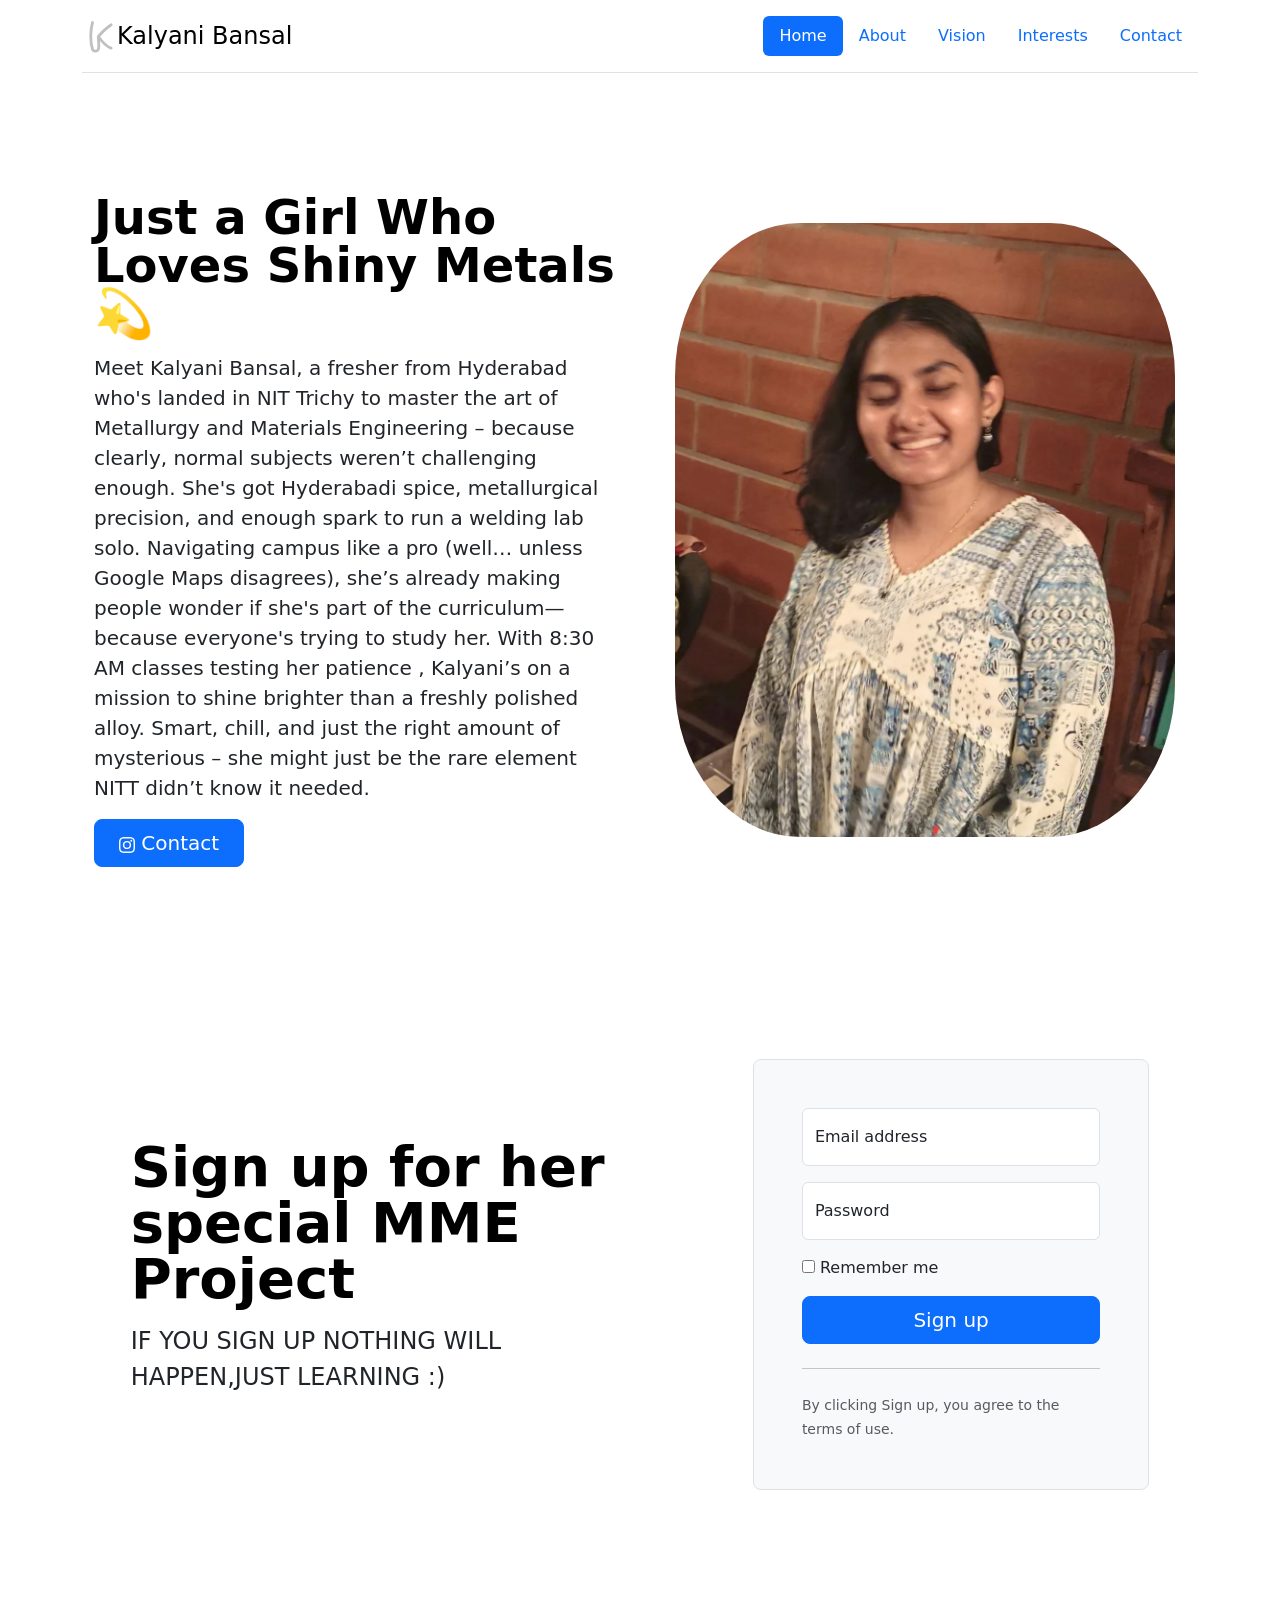
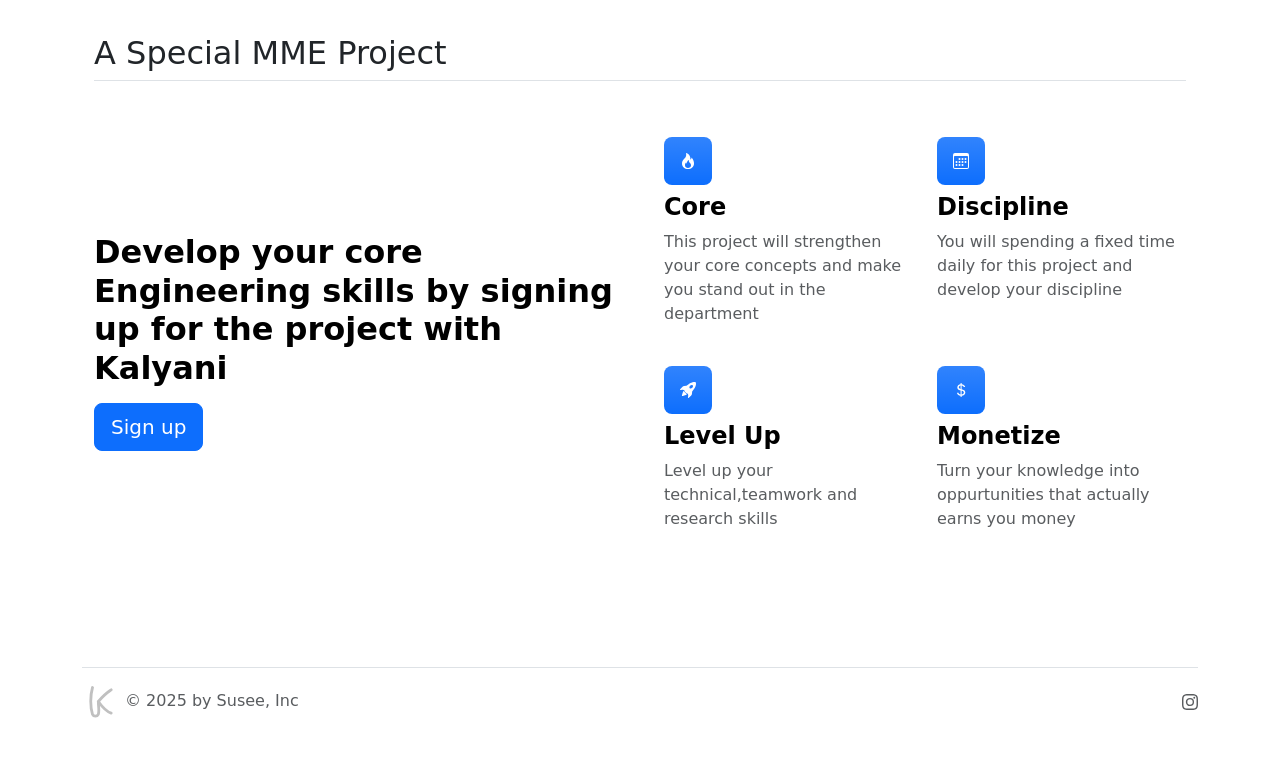
<file: index.html>
<!DOCTYPE html>
<html lang="en">
<head>
    <meta charset="UTF-8">
    <meta name="viewport" content="width=device-width, initial-scale=1.0">
    <title>Kalyani Bansal</title>
    <link href="https://cdn.jsdelivr.net/npm/bootstrap@5.3.8/dist/css/bootstrap.min.css" rel="stylesheet" integrity="sha384-sRIl4kxILFvY47J16cr9ZwB07vP4J8+LH7qKQnuqkuIAvNWLzeN8tE5YBujZqJLB" crossorigin="anonymous">
    <script src="https://cdn.jsdelivr.net/npm/bootstrap@5.3.8/dist/js/bootstrap.bundle.min.js" integrity="sha384-FKyoEForCGlyvwx9Hj09JcYn3nv7wiPVlz7YYwJrWVcXK/BmnVDxM+D2scQbITxI" crossorigin="anonymous"></script>
    <link rel="stylesheet" href="./style.css" />
</head>
<body>
    <section>
        <div class="container"> <header class="d-flex flex-wrap justify-content-center py-3 mb-4 border-bottom"> <a href="/" class="d-flex align-items-center mb-3 mb-md-0 me-md-auto link-body-emphasis text-decoration-none"> <svg  xmlns="http://www.w3.org/2000/svg" viewBox="0 0 150 150" width="35" height="35" role="img" aria-label="Stylish cursive K">
  <title>Stylish cursive K</title>
  <path d="M45 15 
           C35 50, 35 100, 45 130
           C50 140, 65 140, 70 130
           C75 115, 70 95, 70 75
           M70 75 
           C100 40, 110 35, 125 25
           M70 75 
           C95 110, 110 120, 125 125"
        fill="none" stroke="silver" stroke-width="12" stroke-linecap="round" stroke-linejoin="round"/>
</svg>  <span class="fs-4">Kalyani Bansal</span> </a> <ul class="nav nav-pills"> <li class="nav-item"><a href="#" class="nav-link active" aria-current="page">Home</a></li> <li class="nav-item"><a href="#" class="nav-link">About</a></li> <li class="nav-item"><a href="#" class="nav-link">Vision</a></li> <li class="nav-item"><a href="#" class="nav-link">Interests</a></li> <li class="nav-item"><a href="./practise.html" class="nav-link">Contact</a></li> </ul> </header> </div>
    </section>
    <section>
        <div class="container col-xxl-8 px-4 py-5"> <div class="row flex-lg-row-reverse align-items-center g-5 py-5"> <div class="col-10 col-sm-8 col-lg-6"> <img src="photo_6251028937882847942_y.jpg" id="prof" class="d-block mx-lg-auto img-fluid" alt="Bootstrap Themes" width="500" height="400" loading="lazy"> </div> <div class="col-lg-6"> <h1 class="display-5 fw-bold text-body-emphasis lh-1 mb-3">Just a Girl Who Loves Shiny Metals 💫</h1> <p class="lead">Meet Kalyani Bansal, a fresher from Hyderabad who's landed in NIT Trichy to master the art of Metallurgy and Materials Engineering – because clearly, normal subjects weren’t challenging enough. She's got Hyderabadi spice, metallurgical precision, and enough spark to run a welding lab solo. Navigating campus like a pro (well… unless Google Maps disagrees), she’s already making people wonder if she's part of the curriculum—because everyone's trying to study her. With 8:30 AM classes testing her patience , Kalyani’s on a mission to shine brighter than a freshly polished alloy. Smart, chill, and just the right amount of mysterious – she might just be the rare element NITT didn’t know it needed.</p> <div class="d-grid gap-2 d-md-flex justify-content-md-start"> <a href="./practise.html"> <button type="button" class="btn btn-primary btn-lg px-4 me-md-2"><svg xmlns="http://www.w3.org/2000/svg" width="16" height="16" fill="currentColor" class="bi bi-instagram" viewBox="0 0 16 16">
  <path d="M8 0C5.829 0 5.556.01 4.703.048 3.85.088 3.269.222 2.76.42a3.9 3.9 0 0 0-1.417.923A3.9 3.9 0 0 0 .42 2.76C.222 3.268.087 3.85.048 4.7.01 5.555 0 5.827 0 8.001c0 2.172.01 2.444.048 3.297.04.852.174 1.433.372 1.942.205.526.478.972.923 1.417.444.445.89.719 1.416.923.51.198 1.09.333 1.942.372C5.555 15.99 5.827 16 8 16s2.444-.01 3.298-.048c.851-.04 1.434-.174 1.943-.372a3.9 3.9 0 0 0 1.416-.923c.445-.445.718-.891.923-1.417.197-.509.332-1.09.372-1.942C15.99 10.445 16 10.173 16 8s-.01-2.445-.048-3.299c-.04-.851-.175-1.433-.372-1.941a3.9 3.9 0 0 0-.923-1.417A3.9 3.9 0 0 0 13.24.42c-.51-.198-1.092-.333-1.943-.372C10.443.01 10.172 0 7.998 0zm-.717 1.442h.718c2.136 0 2.389.007 3.232.046.78.035 1.204.166 1.486.275.373.145.64.319.92.599s.453.546.598.92c.11.281.24.705.275 1.485.039.843.047 1.096.047 3.231s-.008 2.389-.047 3.232c-.035.78-.166 1.203-.275 1.485a2.5 2.5 0 0 1-.599.919c-.28.28-.546.453-.92.598-.28.11-.704.24-1.485.276-.843.038-1.096.047-3.232.047s-2.39-.009-3.233-.047c-.78-.036-1.203-.166-1.485-.276a2.5 2.5 0 0 1-.92-.598 2.5 2.5 0 0 1-.6-.92c-.109-.281-.24-.705-.275-1.485-.038-.843-.046-1.096-.046-3.233s.008-2.388.046-3.231c.036-.78.166-1.204.276-1.486.145-.373.319-.64.599-.92s.546-.453.92-.598c.282-.11.705-.24 1.485-.276.738-.034 1.024-.044 2.515-.045zm4.988 1.328a.96.96 0 1 0 0 1.92.96.96 0 0 0 0-1.92m-4.27 1.122a4.109 4.109 0 1 0 0 8.217 4.109 4.109 0 0 0 0-8.217m0 1.441a2.667 2.667 0 1 1 0 5.334 2.667 2.667 0 0 1 0-5.334"/>
</svg><span> </span>Contact</button></a>  </div> </div> </div> </div>
    </section>
    <section>
        <div class="container col-xl-10 col-xxl-8 px-4 py-5"> <div class="row align-items-center g-lg-5 py-5"> <div class="col-lg-7 text-center text-lg-start"> <h1 class="display-4 fw-bold lh-1 text-body-emphasis mb-3">Sign up for her special MME Project</h1> <p class="col-lg-10 fs-4">IF YOU SIGN UP NOTHING WILL HAPPEN,JUST LEARNING  :)</p> </div> <div class="col-md-10 mx-auto col-lg-5"> <form class="p-4 p-md-5 border rounded-3 bg-body-tertiary"> <div class="form-floating mb-3"> <input type="email" class="form-control" id="floatingInput" placeholder="name@example.com"> <label for="floatingInput">Email address</label> </div> <div class="form-floating mb-3"> <input type="password" class="form-control" id="floatingPassword" placeholder="Password"> <label for="floatingPassword">Password</label> </div> <div class="checkbox mb-3"> <label> <input type="checkbox" value="remember-me"> Remember me
</label> </div> <button class="w-100 btn btn-lg btn-primary" type="submit">Sign up</button> <hr class="my-4"> <small class="text-body-secondary">By clicking Sign up, you agree to the terms of use.</small> </form> </div> </div> </div>
    </section>
    <section>
        <div class="container px-4 py-5"> <h2 class="pb-2 border-bottom">A Special MME Project</h2> <div class="row row-cols-1 row-cols-md-2 align-items-md-center g-5 py-5"> <div class="col d-flex flex-column align-items-start gap-2"> <h2 class="fw-bold text-body-emphasis">Develop your core Engineering skills by signing up for the project with Kalyani</h2>  <a href="#" class="btn btn-primary btn-lg">Sign up</a> </div> <div class="col"> <div class="row row-cols-1 row-cols-sm-2 g-4"> <div class="col d-flex flex-column gap-2"> <div class="feature-icon-small d-inline-flex align-items-center justify-content-center text-bg-primary bg-gradient fs-4 rounded-3"> <svg xmlns="http://www.w3.org/2000/svg" width="16" height="16" fill="currentColor" class="bi bi-fire" viewBox="0 0 16 16">
  <path d="M8 16c3.314 0 6-2 6-5.5 0-1.5-.5-4-2.5-6 .25 1.5-1.25 2-1.25 2C11 4 9 .5 6 0c.357 2 .5 4-2 6-1.25 1-2 2.729-2 4.5C2 14 4.686 16 8 16m0-1c-1.657 0-3-1-3-2.75 0-.75.25-2 1.25-3C6.125 10 7 10.5 7 10.5c-.375-1.25.5-3.25 2-3.5-.179 1-.25 2 1 3 .625.5 1 1.364 1 2.25C11 14 9.657 15 8 15"/>
</svg></div> <h4 class="fw-semibold mb-0 text-body-emphasis">Core</h4> <p class="text-body-secondary"> This project will strengthen your core concepts and make you stand out in the department</p> </div> <div class="col d-flex flex-column gap-2"> <div class="feature-icon-small d-inline-flex align-items-center justify-content-center text-bg-primary bg-gradient fs-4 rounded-3"> <svg xmlns="http://www.w3.org/2000/svg" width="16" height="16" fill="currentColor" class="bi bi-calendar3" viewBox="0 0 16 16">
  <path d="M14 0H2a2 2 0 0 0-2 2v12a2 2 0 0 0 2 2h12a2 2 0 0 0 2-2V2a2 2 0 0 0-2-2M1 3.857C1 3.384 1.448 3 2 3h12c.552 0 1 .384 1 .857v10.286c0 .473-.448.857-1 .857H2c-.552 0-1-.384-1-.857z"/>
  <path d="M6.5 7a1 1 0 1 0 0-2 1 1 0 0 0 0 2m3 0a1 1 0 1 0 0-2 1 1 0 0 0 0 2m3 0a1 1 0 1 0 0-2 1 1 0 0 0 0 2m-9 3a1 1 0 1 0 0-2 1 1 0 0 0 0 2m3 0a1 1 0 1 0 0-2 1 1 0 0 0 0 2m3 0a1 1 0 1 0 0-2 1 1 0 0 0 0 2m3 0a1 1 0 1 0 0-2 1 1 0 0 0 0 2m-9 3a1 1 0 1 0 0-2 1 1 0 0 0 0 2m3 0a1 1 0 1 0 0-2 1 1 0 0 0 0 2m3 0a1 1 0 1 0 0-2 1 1 0 0 0 0 2"/>
</svg> </div> <h4 class="fw-semibold mb-0 text-body-emphasis">Discipline</h4> <p class="text-body-secondary">You will spending a fixed time daily for this project and develop your discipline</p> </div> <div class="col d-flex flex-column gap-2"> <div class="feature-icon-small d-inline-flex align-items-center justify-content-center text-bg-primary bg-gradient fs-4 rounded-3"> <svg xmlns="http://www.w3.org/2000/svg" width="16" height="16" fill="currentColor" class="bi bi-rocket-takeoff-fill" viewBox="0 0 16 16">
  <path d="M12.17 9.53c2.307-2.592 3.278-4.684 3.641-6.218.21-.887.214-1.58.16-2.065a3.6 3.6 0 0 0-.108-.563 2 2 0 0 0-.078-.23V.453c-.073-.164-.168-.234-.352-.295a2 2 0 0 0-.16-.045 4 4 0 0 0-.57-.093c-.49-.044-1.19-.03-2.08.188-1.536.374-3.618 1.343-6.161 3.604l-2.4.238h-.006a2.55 2.55 0 0 0-1.524.734L.15 7.17a.512.512 0 0 0 .433.868l1.896-.271c.28-.04.592.013.955.132.232.076.437.16.655.248l.203.083c.196.816.66 1.58 1.275 2.195.613.614 1.376 1.08 2.191 1.277l.082.202c.089.218.173.424.249.657.118.363.172.676.132.956l-.271 1.9a.512.512 0 0 0 .867.433l2.382-2.386c.41-.41.668-.949.732-1.526zm.11-3.699c-.797.8-1.93.961-2.528.362-.598-.6-.436-1.733.361-2.532.798-.799 1.93-.96 2.528-.361s.437 1.732-.36 2.531Z"/>
  <path d="M5.205 10.787a7.6 7.6 0 0 0 1.804 1.352c-1.118 1.007-4.929 2.028-5.054 1.903-.126-.127.737-4.189 1.839-5.18.346.69.837 1.35 1.411 1.925"/>
</svg> </div> <h4 class="fw-semibold mb-0 text-body-emphasis">Level Up</h4> <p class="text-body-secondary">Level up your technical,teamwork and research skills</p> </div> <div class="col d-flex flex-column gap-2"> <div class="feature-icon-small d-inline-flex align-items-center justify-content-center text-bg-primary bg-gradient fs-4 rounded-3"> <svg xmlns="http://www.w3.org/2000/svg" width="16" height="16" fill="currentColor" class="bi bi-currency-dollar" viewBox="0 0 16 16">
  <path d="M4 10.781c.148 1.667 1.513 2.85 3.591 3.003V15h1.043v-1.216c2.27-.179 3.678-1.438 3.678-3.3 0-1.59-.947-2.51-2.956-3.028l-.722-.187V3.467c1.122.11 1.879.714 2.07 1.616h1.47c-.166-1.6-1.54-2.748-3.54-2.875V1H7.591v1.233c-1.939.23-3.27 1.472-3.27 3.156 0 1.454.966 2.483 2.661 2.917l.61.162v4.031c-1.149-.17-1.94-.8-2.131-1.718zm3.391-3.836c-1.043-.263-1.6-.825-1.6-1.616 0-.944.704-1.641 1.8-1.828v3.495l-.2-.05zm1.591 1.872c1.287.323 1.852.859 1.852 1.769 0 1.097-.826 1.828-2.2 1.939V8.73z"/>
</svg> </div> <h4 class="fw-semibold mb-0 text-body-emphasis">Monetize</h4> <p class="text-body-secondary">Turn your knowledge into oppurtunities that actually earns you money</p> </div> </div> </div> </div> </div>
    </section>
    <section>
        <div class="container"> <footer class="d-flex flex-wrap justify-content-between align-items-center py-3 my-4 border-top"> <div class="col-md-4 d-flex align-items-center"> <a href="/" class="mb-3 me-2 mb-md-0 text-body-secondary text-decoration-none lh-1" aria-label="Bootstrap"> <svg xmlns="http://www.w3.org/2000/svg" viewBox="0 0 150 150" width="35" height="35" role="img" aria-label="Stylish cursive K">
  <title>Stylish cursive K</title>
  <path d="M45 15 
           C35 50, 35 100, 45 130
           C50 140, 65 140, 70 130
           C75 115, 70 95, 70 75
           M70 75 
           C100 40, 110 35, 125 25
           M70 75 
           C95 110, 110 120, 125 125"
        fill="none" stroke="silver" stroke-width="12" stroke-linecap="round" stroke-linejoin="round"/>
</svg>
 </a> <span class="mb-3 mb-md-0 text-body-secondary">© 2025 by Susee, Inc</span> </div> <ul class="nav col-md-4 justify-content-end list-unstyled d-flex"> <li class="ms-3"><a class="text-body-secondary" href="./practise.html" aria-label="Instagram"><svg xmlns="http://www.w3.org/2000/svg" width="16" height="16" fill="currentColor" class="bi bi-instagram" viewBox="0 0 16 16">
  <path d="M8 0C5.829 0 5.556.01 4.703.048 3.85.088 3.269.222 2.76.42a3.9 3.9 0 0 0-1.417.923A3.9 3.9 0 0 0 .42 2.76C.222 3.268.087 3.85.048 4.7.01 5.555 0 5.827 0 8.001c0 2.172.01 2.444.048 3.297.04.852.174 1.433.372 1.942.205.526.478.972.923 1.417.444.445.89.719 1.416.923.51.198 1.09.333 1.942.372C5.555 15.99 5.827 16 8 16s2.444-.01 3.298-.048c.851-.04 1.434-.174 1.943-.372a3.9 3.9 0 0 0 1.416-.923c.445-.445.718-.891.923-1.417.197-.509.332-1.09.372-1.942C15.99 10.445 16 10.173 16 8s-.01-2.445-.048-3.299c-.04-.851-.175-1.433-.372-1.941a3.9 3.9 0 0 0-.923-1.417A3.9 3.9 0 0 0 13.24.42c-.51-.198-1.092-.333-1.943-.372C10.443.01 10.172 0 7.998 0zm-.717 1.442h.718c2.136 0 2.389.007 3.232.046.78.035 1.204.166 1.486.275.373.145.64.319.92.599s.453.546.598.92c.11.281.24.705.275 1.485.039.843.047 1.096.047 3.231s-.008 2.389-.047 3.232c-.035.78-.166 1.203-.275 1.485a2.5 2.5 0 0 1-.599.919c-.28.28-.546.453-.92.598-.28.11-.704.24-1.485.276-.843.038-1.096.047-3.232.047s-2.39-.009-3.233-.047c-.78-.036-1.203-.166-1.485-.276a2.5 2.5 0 0 1-.92-.598 2.5 2.5 0 0 1-.6-.92c-.109-.281-.24-.705-.275-1.485-.038-.843-.046-1.096-.046-3.233s.008-2.388.046-3.231c.036-.78.166-1.204.276-1.486.145-.373.319-.64.599-.92s.546-.453.92-.598c.282-.11.705-.24 1.485-.276.738-.034 1.024-.044 2.515-.045zm4.988 1.328a.96.96 0 1 0 0 1.92.96.96 0 0 0 0-1.92m-4.27 1.122a4.109 4.109 0 1 0 0 8.217 4.109 4.109 0 0 0 0-8.217m0 1.441a2.667 2.667 0 1 1 0 5.334 2.667 2.667 0 0 1 0-5.334"/>
</svg></a></li>  </ul> </footer> </div>
    </section>
    
</body>
</html>
</file>
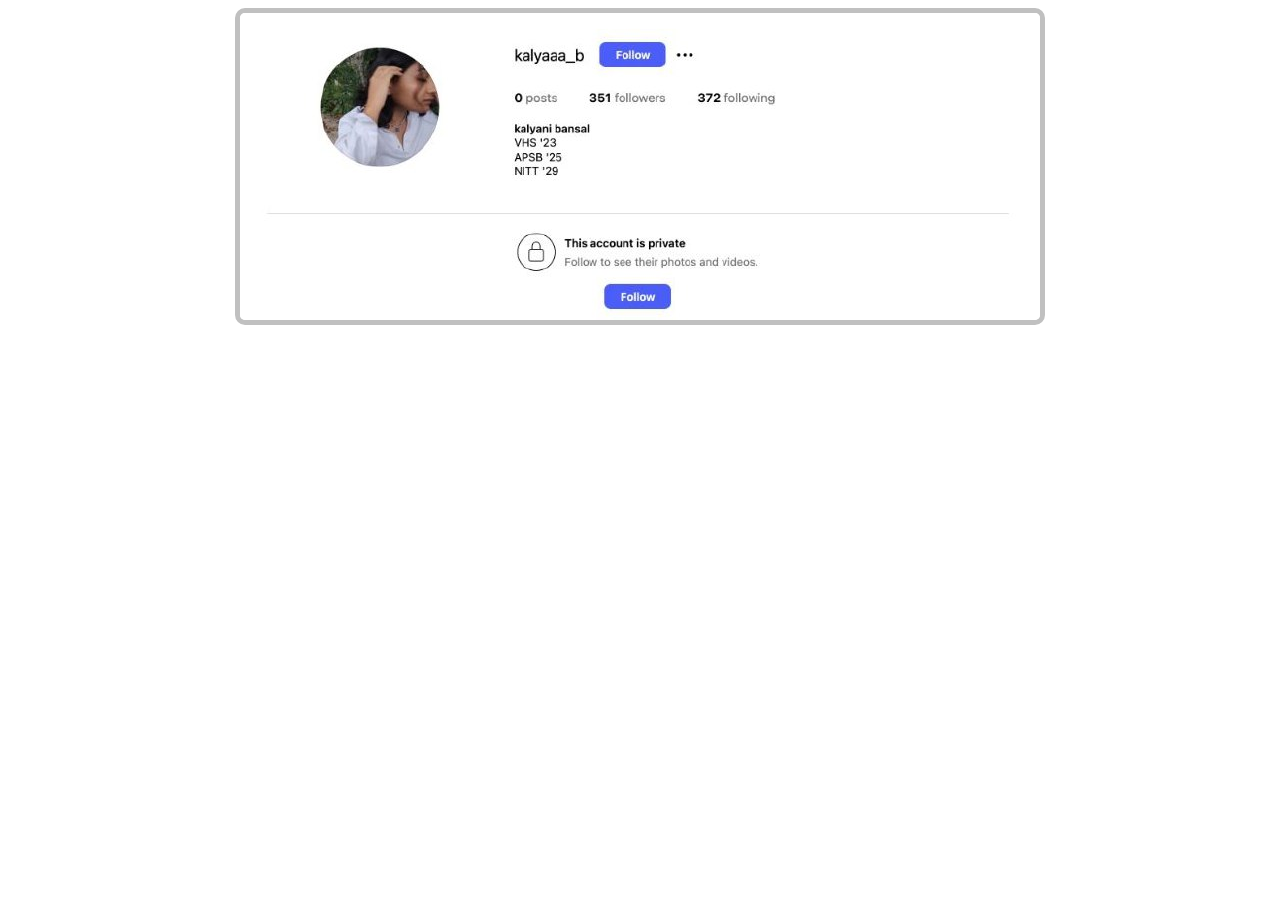
<file: practise.html>
<!DOCTYPE html>
<html lang="en">
<head>
    <meta charset="UTF-8">
    <meta name="viewport" content="width=device-width, initial-scale=1.0">
    <title>Contact</title>
    <style>
        .cont{
            display:flex;
            justify-content: center;
            align-items: center;
        }
        img{
            border:5px solid silver;
            border-radius: 10px;
        }
    </style>
</head>
<body>
    <div class="cont">
    <img src="photo_6251439725734906415_x.jpg" />
    </div>
</body>
</html>
</file>
<file: style.css>
#prof{
    border-radius: 25%;
}
.feature-icon {
  width: 4rem;
  height: 4rem;
  border-radius: .75rem;
}
.icon-square {
  width: 3rem;
  height: 3rem;
  border-radius: .75rem;
}
.feature-icon-small {
  width: 3rem;
  height: 3rem;
}
</file>
